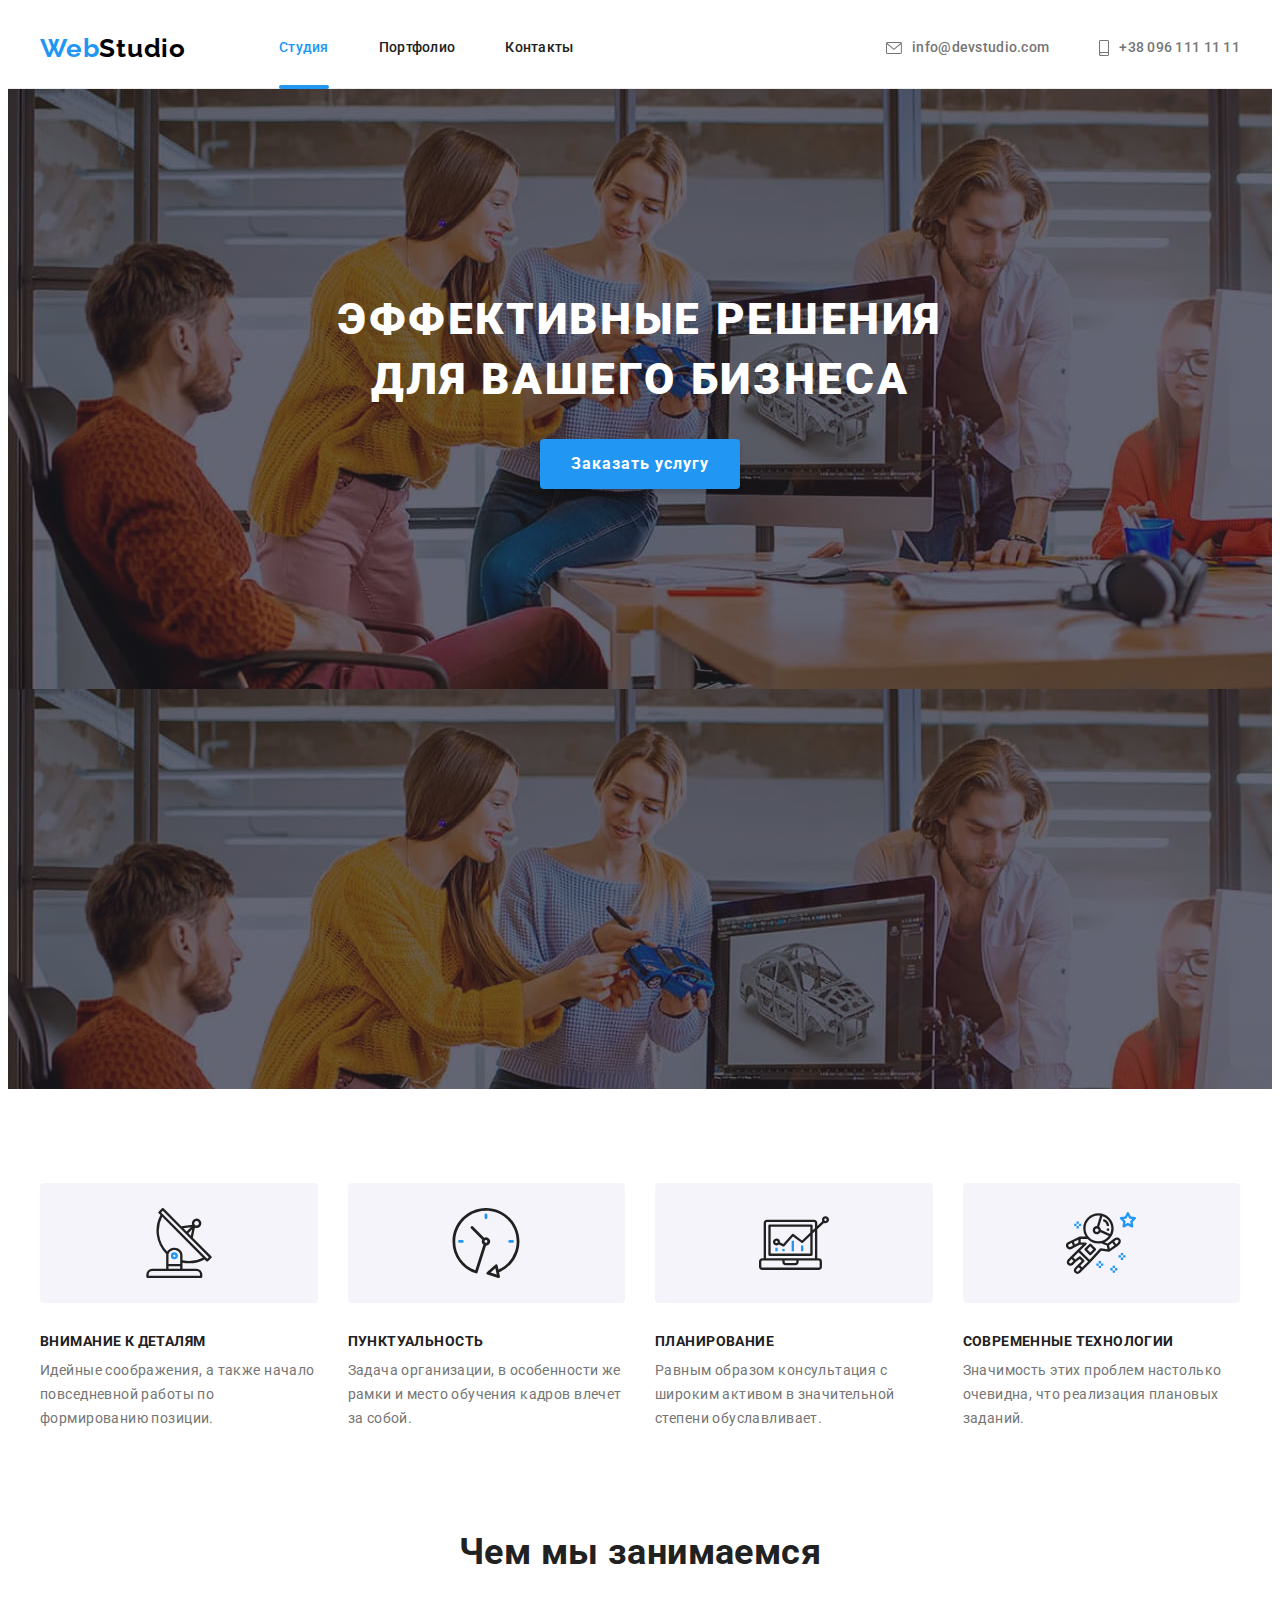
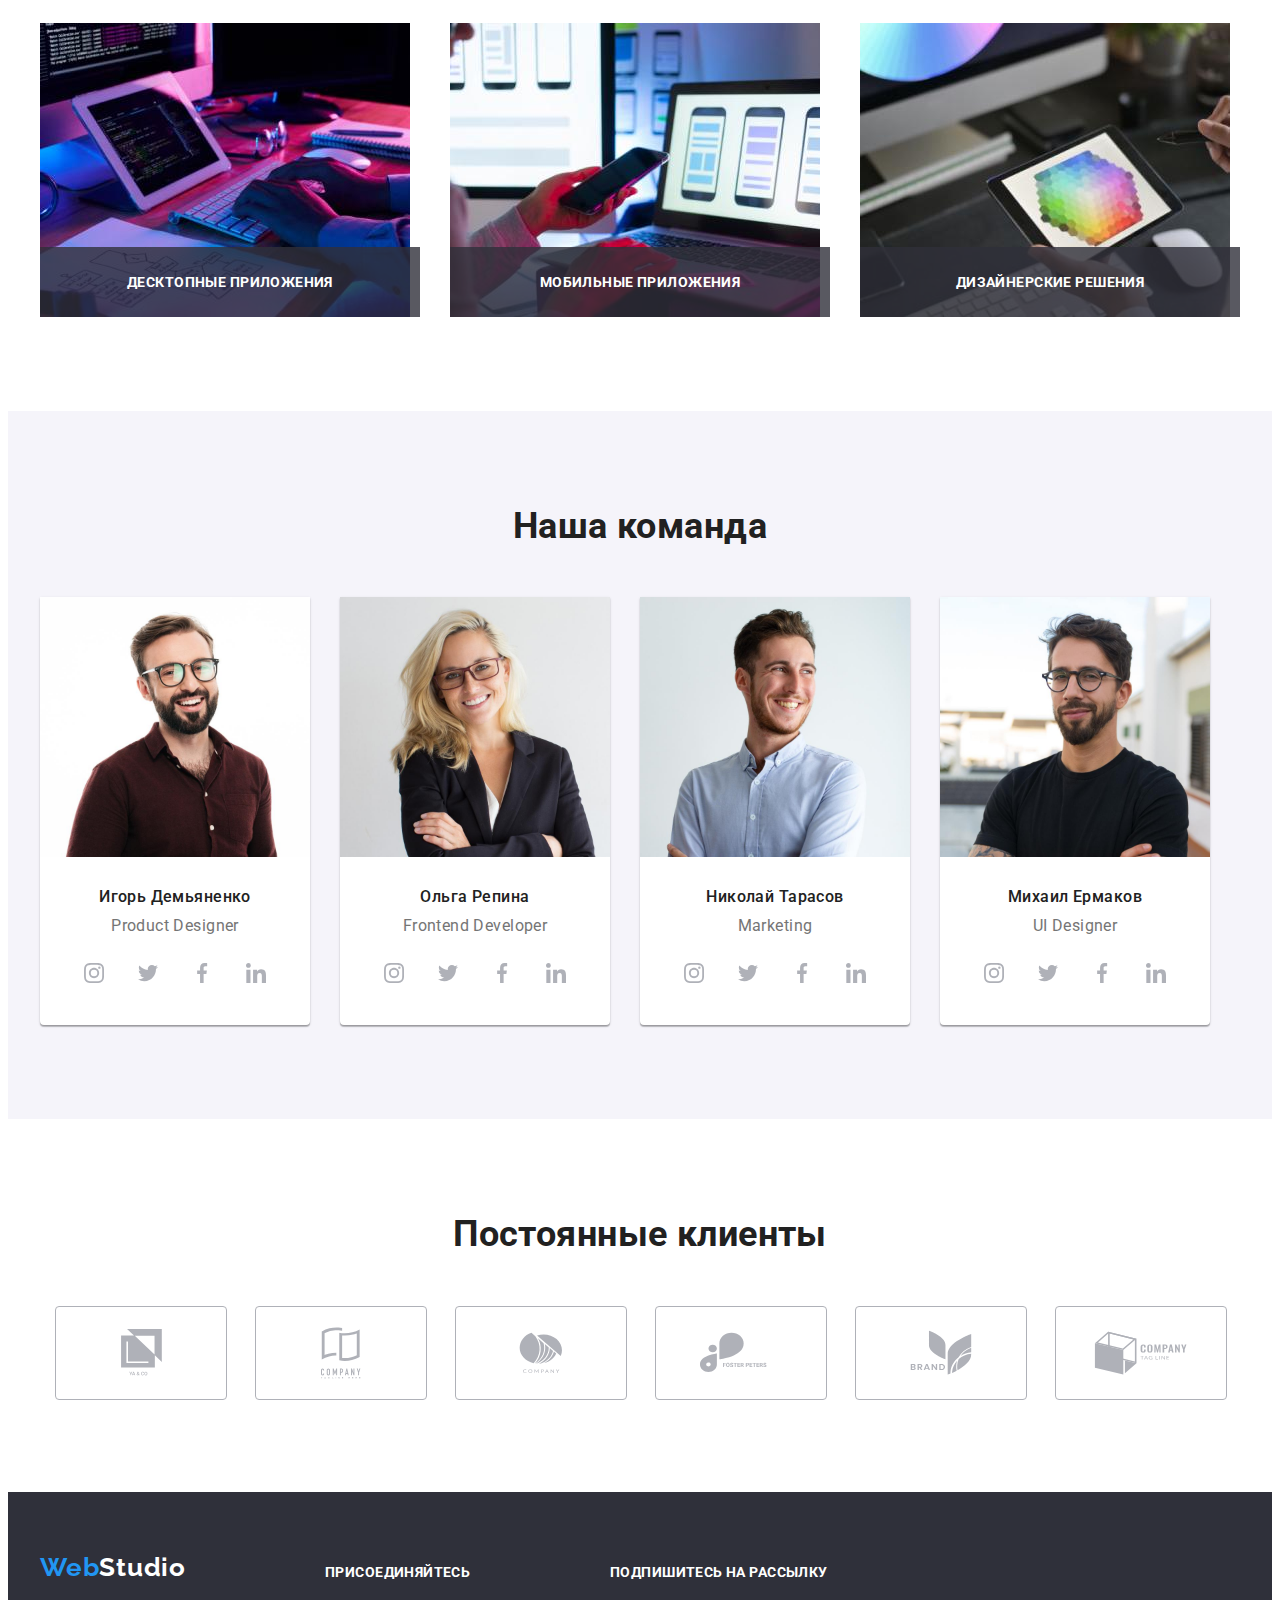
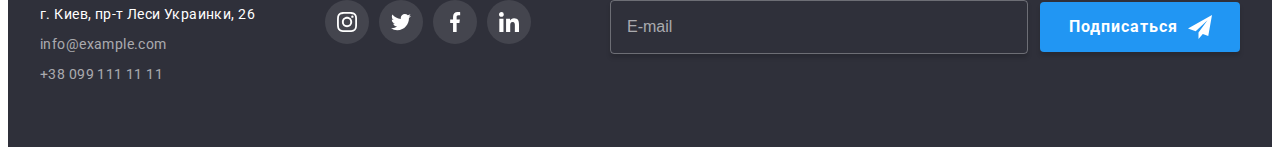
<file: index.html>
<!DOCTYPE html>
<html lang="ru">
  <head>
    <meta charset="UTF-8" />
    <meta http-equiv="X-UA-Compatible" content="IE=edge" />
    <meta name="viewport" content="width=device-width, initial-scale=1.0" />
    <title>WebStudio</title>
    <link rel="preconnect" href="https://fonts.gstatic.com" />
    <link
      href="https://fonts.googleapis.com/css2?family=Raleway:wght@700&family=Roboto:wght@400;500;700;900&display=swap"
      rel="stylesheet"
    />
    <link
      rel="stylesheet"
      href="https://cdnjs.cloudflare.com/ajax/libs/modern-normalize/1.0.0/modern-normalize.min.css"
      integrity="sha512-ISS7cAi1PEhQ8jnbJpJZMd29NlhNj4AWYyLOSp2CE/CsHxTCu+r+t0D2yoJudVrd0/8fTVPUVDzY5Tvli75u/g=="
      crossorigin="anonymous"
      referrerpolicy="no-referrer"
    />
    <link rel="stylesheet" href="./css/styles.css" />
  </head>

  <body>
    <!-- HEADER -->

    <header class="header">
      <div class="container">
        <a class="logo" href="./index.html">Web<span class="logo-text link">Studio</span></a>
        <nav class="site-nav">
          <ul class="list">
            <li class="item"><a href="./index.html" class="link current">Студия</a></li>
            <li class="item"><a href="./portfolio.html" class="link">Портфолио</a></li>
            <li class="item"><a href="#contacts" class="link">Контакты</a></li>
          </ul>
        </nav>

        <ul class="connection list">
          <li class="item">
            <a href="mailto:info@devstudio.com" class="contact link">
              <svg class="icon" width="16" height="12">
                <use href="./images/icons.svg#icon-envelope"></use>
              </svg>
              info@devstudio.com
            </a>
          </li>

          <li class="item">
            <a href="tel+380961111111" class="contact link">
              <svg class="icon" width="10" height="16">
                <use href="./images/icons.svg#icon-smartphone"></use>
              </svg>
              +38 096 111 11 11</a
            >
          </li>
        </ul>
      </div>
    </header>

    <!-- MAIN -->

    <main>
      <!-- Герой (Шапка) -->
      <section class="section hero">
        <div class="container">
          <h1 class="title">
            Эффективные решения <br />
            для вашего бизнеса
          </h1>
          <button type="button" class="button" data-modal-open>Заказать услугу</button>
        </div>
      </section>

      <!-- Особенности -->
      <section class="section feature">
        <div class="container">
          <h2 class="title hide">Особенности</h2>
          <ul class="list">
            <li class="item">
              <div class="thumb">
                <svg width="70" height="70">
                  <use href="./images/icons.svg#icon-antenna"></use>
                </svg>
              </div>
              <h3 class="subtitle">Внимание к деталям</h3>
              <p class="text">
                Идейные соображения, а также начало повседневной работы по формированию позиции.
              </p>
            </li>

            <li class="item">
              <div class="thumb">
                <svg width="70" height="70">
                  <use href="./images/icons.svg#icon-clock"></use>
                </svg>
              </div>
              <h3 class="subtitle">Пунктуальность</h3>
              <p class="text">
                Задача организации, в особенности же рамки и место обучения кадров влечет за собой.
              </p>
            </li>

            <li class="item">
              <div class="thumb">
                <svg class="icon" width="70" height="70">
                  <use href="./images/icons.svg#icon-diagram"></use>
                </svg>
              </div>
              <h3 class="subtitle">Планирование</h3>
              <p class="text">
                Равным образом консультация с широким активом в значительной степени обуславливает.
              </p>
            </li>

            <li class="item">
              <div class="thumb">
                <svg class="icon" width="70" height="70">
                  <use href="./images/icons.svg#icon-astronaut"></use>
                </svg>
              </div>
              <h3 class="subtitle">Современные технологии</h3>
              <p class="text">
                Значимость этих проблем настолько очевидна, что реализация плановых заданий.
              </p>
            </li>
          </ul>
        </div>
      </section>

      <!-- Чем мы занимаемся -->
      <section class="section activity">
        <div class="container">
          <h2 class="title">Чем мы занимаемся</h2>
          <ul class="list">
            <li class="item">
              <a href="" class="link">
                <img
                  class="image"
                  src="./images/image_01.jpg"
                  width="370"
                  alt="Розробник працює над структурою проекту"
                />
                <h3 class="subtitle">Десктопные приложения</h3>
              </a>
            </li>

            <li class="item">
              <a href="" class="link">
                <img
                  class="image"
                  src="./images/image_02.jpg"
                  width="370"
                  alt="Розробник адаптує проект під мобільні пристрої"
                />
                <h3 class="subtitle">Мобильные приложения</h3>
              </a>
            </li>

            <li class="item">
              <a href="" class="link">
                <img
                  class="image"
                  src="./images/image_03.jpg"
                  width="370"
                  alt="Дизайнер працює над айдентикою проекту"
                />
                <h3 class="subtitle">Дизайнерские решения</h3>
              </a>
            </li>
          </ul>
        </div>
      </section>

      <!-- Наша команда -->
      <section class="section team">
        <div class="container">
          <h2 class="title">Наша команда</h2>
          <ul class="list">
            <li class="card">
              <img class="image" src="./images/photo_01.jpg" width="270" alt="Игорь Демьяненко" />
              <div class="card-desc">
                <h3 class="subtitle">Игорь Демьяненко</h3>
                <p lang="en" class="text">Product Designer</p>
                <ul class="list icon-set">
                  <li class="item">
                    <a href="" class="link">
                      <svg class="icon" width="20" height="20">
                        <use href="./images/icons.svg#icon-instagram"></use>
                      </svg>
                    </a>
                  </li>

                  <li class="item">
                    <a href="" class="link">
                      <svg class="icon" width="20" height="20">
                        <use href="./images/icons.svg#icon-twitter"></use>
                      </svg>
                    </a>
                  </li>

                  <li class="item">
                    <a href="" class="link">
                      <svg class="icon" width="20" height="20">
                        <use href="./images/icons.svg#icon-facebook"></use>
                      </svg>
                    </a>
                  </li>

                  <li class="item">
                    <a href="" class="link">
                      <svg class="icon" width="20" height="20">
                        <use href="./images/icons.svg#icon-linkedin"></use>
                      </svg>
                    </a>
                  </li>
                </ul>
              </div>
            </li>

            <li class="card">
              <img class="image" src="./images/photo_02.jpg" width="270" alt="Ольга Репина" />
              <div class="card-desc">
                <h3 class="subtitle">Ольга Репина</h3>
                <p lang="en" class="text">Frontend Developer</p>
                <ul class="list icon-set">
                  <li class="item">
                    <a href="" class="link">
                      <svg class="icon" width="20" height="20">
                        <use href="./images/icons.svg#icon-instagram"></use>
                      </svg>
                    </a>
                  </li>

                  <li class="item">
                    <a href="" class="link">
                      <svg class="icon" width="20" height="20">
                        <use href="./images/icons.svg#icon-twitter"></use>
                      </svg>
                    </a>
                  </li>

                  <li class="item">
                    <a href="" class="link">
                      <svg class="icon" width="20" height="20">
                        <use href="./images/icons.svg#icon-facebook"></use>
                      </svg>
                    </a>
                  </li>

                  <li class="item">
                    <a href="" class="link">
                      <svg class="icon" width="20" height="20">
                        <use href="./images/icons.svg#icon-linkedin"></use>
                      </svg>
                    </a>
                  </li>
                </ul>
              </div>
            </li>

            <li class="card">
              <img class="image" src="./images/photo_03.jpg" width="270" alt="Николай Тарасов" />
              <div class="card-desc">
                <h3 class="subtitle">Николай Тарасов</h3>
                <p lang="en" class="text">Marketing</p>
                <ul class="list icon-set">
                  <li class="item">
                    <a href="" class="link">
                      <svg class="icon" width="20" height="20">
                        <use href="./images/icons.svg#icon-instagram"></use>
                      </svg>
                    </a>
                  </li>

                  <li class="item">
                    <a href="" class="link">
                      <svg class="icon" width="20" height="20">
                        <use href="./images/icons.svg#icon-twitter"></use>
                      </svg>
                    </a>
                  </li>

                  <li class="item">
                    <a href="" class="link">
                      <svg class="icon" width="20" height="20">
                        <use href="./images/icons.svg#icon-facebook"></use>
                      </svg>
                    </a>
                  </li>

                  <li class="item">
                    <a href="" class="link">
                      <svg class="icon" width="20" height="20">
                        <use href="./images/icons.svg#icon-linkedin"></use>
                      </svg>
                    </a>
                  </li>
                </ul>
              </div>
            </li>

            <li class="card">
              <img class="image" src="./images/photo_04.jpg" width="270" alt="Михаил Ермаков" />
              <div class="card-desc">
                <h3 class="subtitle">Михаил Ермаков</h3>
                <p lang="en" class="text">UI Designer</p>
                <ul class="list icon-set">
                  <li class="item">
                    <a href="" class="link">
                      <svg class="icon" width="20" height="20">
                        <use href="./images/icons.svg#icon-instagram"></use>
                      </svg>
                    </a>
                  </li>

                  <li class="item">
                    <a href="" class="link">
                      <svg class="icon" width="20" height="20">
                        <use href="./images/icons.svg#icon-twitter"></use>
                      </svg>
                    </a>
                  </li>

                  <li class="item">
                    <a href="" class="link">
                      <svg class="icon" width="20" height="20">
                        <use href="./images/icons.svg#icon-facebook"></use>
                      </svg>
                    </a>
                  </li>

                  <li class="item">
                    <a href="" class="link">
                      <svg class="icon" width="20" height="20">
                        <use href="./images/icons.svg#icon-linkedin"></use>
                      </svg>
                    </a>
                  </li>
                </ul>
              </div>
            </li>
          </ul>
        </div>
      </section>

      <!-- Постоянные клиенты -->
      <section class="section clients">
        <div class="container">
          <h2 class="title">Постоянные клиенты</h2>
          <ul class="list">
            <li class="item">
              <a href="" class="link">
                <svg class="icon" width="41" height="46.7">
                  <use href="./images/icons.svg#icon-company-a"></use>
                </svg>
              </a>
            </li>

            <li class="item">
              <a href="" class="link">
                <svg class="icon" width="40" height="52">
                  <use href="./images/icons.svg#icon-company-b"></use>
                </svg>
              </a>
            </li>

            <li class="item">
              <a href="" class="link">
                <svg class="icon" width="43.46" height="41.18">
                  <use href="./images/icons.svg#icon-company-c"></use>
                </svg>
              </a>
            </li>

            <li class="item">
              <a href="" class="link">
                <svg class="icon" width="84.44" height="40.62">
                  <use href="./images/icons.svg#icon-company-d"></use>
                </svg>
              </a>
            </li>

            <li class="item">
              <a href="" class="link">
                <svg class="icon" width="62.54" height="45.43">
                  <use href="./images/icons.svg#icon-company-e"></use>
                </svg>
              </a>
            </li>

            <li class="item">
              <a href="" class="link">
                <svg class="icon" width="93.79" height="43.93">
                  <use href="./images/icons.svg#icon-company-f"></use>
                </svg>
              </a>
            </li>
          </ul>
        </div>
      </section>
    </main>

    <!-- FOOTER -->

    <footer id="contacts" class="footer">
      <div class="container">
        <h2 class="title hide">Контакты</h2>
        <address class="address">
          <a class="logo" href="./index.html">Web<span class="logo-text">Studio</span></a>
          <ul class="list">
            <li class="item"><p class="text">г. Киев, пр-т Леси Украинки, 26</p></li>
            <li class="item">
              <a href="mailto:info@example.com" class="contact link">info@example.com</a>
            </li>
            <li class="item">
              <a href="tel:+380991111111" class="contact link">+38 099 111 11 11</a>
            </li>
          </ul>
        </address>

        <div class="follow-us">
          <h3 class="title">Присоединяйтесь</h3>

          <ul class="list icon-set">
            <li class="item">
              <a href="" class="link">
                <svg class="icon" width="20" height="20">
                  <use href="./images/icons.svg#icon-instagram"></use>
                </svg>
              </a>
            </li>

            <li class="item">
              <a href="" class="link">
                <svg class="icon" width="20" height="20">
                  <use href="./images/icons.svg#icon-twitter"></use>
                </svg>
              </a>
            </li>

            <li class="item">
              <a href="" class="link">
                <svg class="icon" width="20" height="20">
                  <use href="./images/icons.svg#icon-facebook"></use>
                </svg>
              </a>
            </li>

            <li class="item">
              <a href="" class="link">
                <svg class="icon" width="20" height="20">
                  <use href="./images/icons.svg#icon-linkedin"></use>
                </svg>
              </a>
            </li>
          </ul>
        </div>

        <form action="#" class="subscribe">
          <label class="title" for="subscribe">Подпишитесь на рассылку</label>
          <div class="form-field">
            <input type="email" class="input" placeholder="E-mail" id="subscribe" />
            <button type="submit" class="button">
              Подписаться
              <svg class="icon" width="24" height="24">
                <use href="./images/icons.svg#icon-send"></use>
              </svg>
            </button>
          </div>
        </form>
      </div>
    </footer>

    <!-- Модальное окно -->

    <div class="backdrop is-hidden" data-modal>
      <form action="#" class="modal">
        <b class="title">Оставьте свои данные, мы вам перезвоним</b>

        <label class="label" for="user-name">Имя</label>
        <div class="form-field">
          <svg class="icon" width="18" height="18">
            <use href="./images/icons.svg#icon-person"></use>
          </svg>
          <input class="input" type="text" id="user-name" name="user-name" required />
        </div>

        <label class="label" for="phone">Телефон</label>
        <div class="form-field">
          <svg class="icon" width="18" height="18">
            <use href="./images/icons.svg#icon-phone"></use>
          </svg>
          <input class="input" type="tel" id="phone" name="tel" required />
        </div>

        <label class="label" for="email">Почта</label>
        <div class="form-field">
          <svg class="icon" width="18" height="18">
            <use href="./images/icons.svg#icon-email"></use>
          </svg>
          <input class="input" type="email" id="email" name="email" required />
        </div>

        <label class="label" for="user-comment">Комментарий</label>
        <div class="form-field">
          <textarea
            class="input text"
            name="user-comment"
            id="user-comment"
            cols="30"
            rows="6"
            placeholder="Введите текст"
          ></textarea>
        </div>

        <div class="contract">
          <label for="signature" class="custom-checkbox">
            <input
              type="checkbox"
              class="checkbox hide"
              id="signature"
              name="terms"
              value="i-agree"
              required
            />
            <svg class="check-icon" width="16" height="15">
              <use href="./images/icons.svg#icon-check"></use>
            </svg>
          </label>
          <span class="text">Соглашаюсь с рассылкой и принимаю</span>
          <a class="link" href="">Условия договора</a>
        </div>

        <button type="submit" class="button">Отправить</button>

        <button class="close-button" data-modal-close>
          <svg class="modal-cross" width="11" height="11">
            <use href="./images/icons.svg#icon-cross"></use>
          </svg>
        </button>
      </form>
    </div>

    <script src="./js/modal.js"></script>
  </body>
</html>
</file>
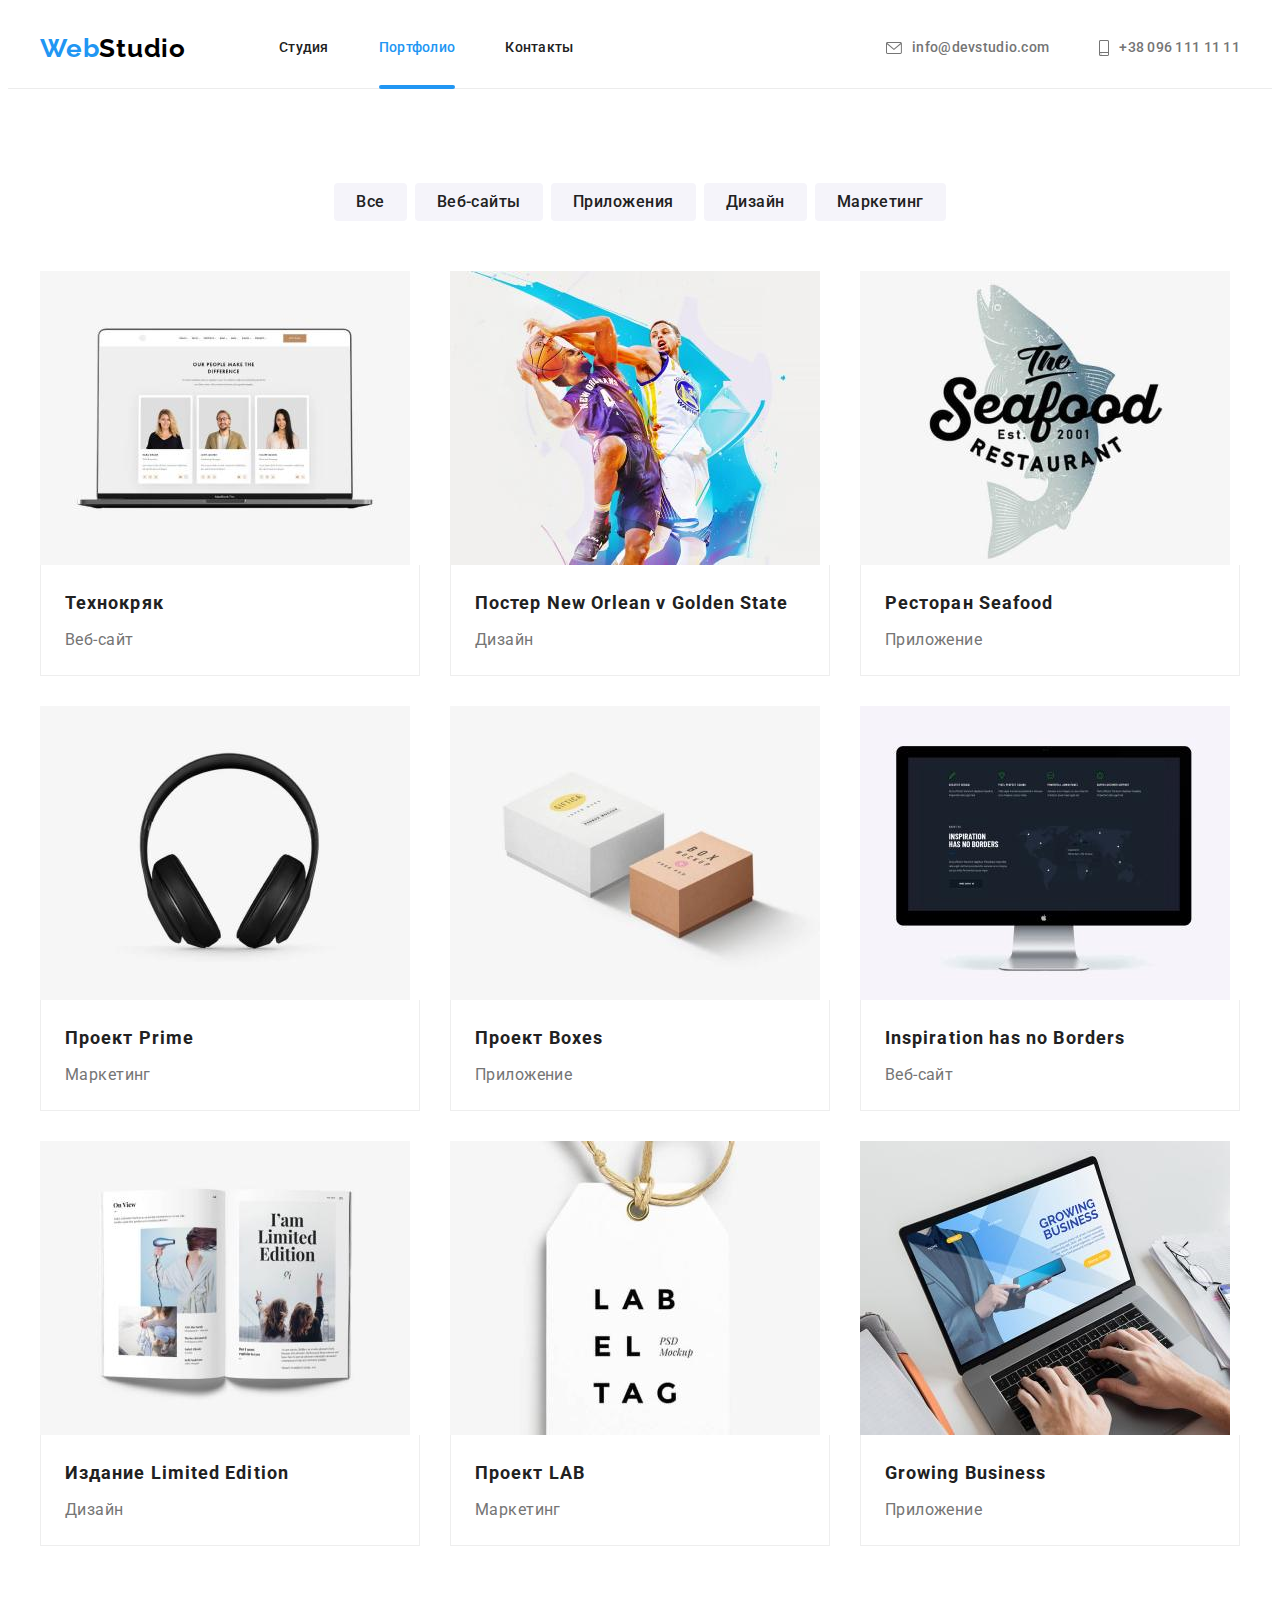
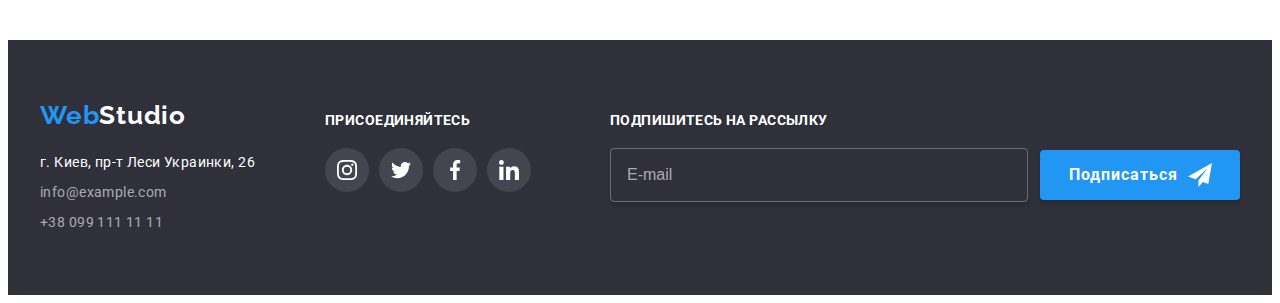
<file: portfolio.html>
<!DOCTYPE html>
<html lang="ru">
  <head>
    <meta charset="UTF-8" />
    <meta http-equiv="X-UA-Compatible" content="IE=edge" />
    <meta name="viewport" content="width=device-width, initial-scale=1.0" />
    <title>WebStudio</title>
    <link rel="preconnect" href="https://fonts.gstatic.com" />
    <link
      href="https://fonts.googleapis.com/css2?family=Raleway:wght@700&family=Roboto:wght@400;500;700;900&display=swap"
      rel="stylesheet"
    />
    <link
      rel="stylesheet"
      href="https://cdnjs.cloudflare.com/ajax/libs/modern-normalize/1.0.0/modern-normalize.min.css"
      integrity="sha512-ISS7cAi1PEhQ8jnbJpJZMd29NlhNj4AWYyLOSp2CE/CsHxTCu+r+t0D2yoJudVrd0/8fTVPUVDzY5Tvli75u/g=="
      crossorigin="anonymous"
      referrerpolicy="no-referrer"
    />
    <link rel="stylesheet" href="./css/styles.css" />
  </head>
  <body>
    <!-- PORTFOLIO HEADER -->

    <header class="header">
      <div class="container">
        <a class="logo" href="./index.html">Web<span class="logo-text link">Studio</span></a>
        <nav class="site-nav">
          <ul class="list">
            <li class="item"><a href="./index.html" class="link">Студия</a></li>
            <li class="item"><a href="./portfolio.html" class="link current">Портфолио</a></li>
            <li class="item"><a href="#contacts" class="link">Контакты</a></li>
          </ul>
        </nav>

        <ul class="connection list">
          <li class="item">
            <a href="mailto:info@devstudio.com" class="contact link">
              <svg class="icon" width="16" height="12">
                <use href="./images/icons.svg#icon-envelope"></use>
              </svg>
              info@devstudio.com
            </a>
          </li>

          <li class="item">
            <a href="tel+380961111111" class="contact link">
              <svg class="icon" width="10" height="16">
                <use href="./images/icons.svg#icon-smartphone"></use>
              </svg>
              +38 096 111 11 11</a
            >
          </li>
        </ul>
      </div>
    </header>

    <!-- PORTFOLIIO MAIN -->

    <main>
      <section class="section portfolio">
        <div class="container">
          <h1 class="title hide">Нашы проекты</h1>
          <!-- Фильтр -->

          <ul class="filter list">
            <li class="item"><button type="button" class="filter-button">Все</button></li>
            <li class="item"><button type="button" class="filter-button">Веб-сайты</button></li>
            <li class="item"><button type="button" class="filter-button">Приложения</button></li>
            <li class="item"><button type="button" class="filter-button">Дизайн</button></li>
            <li class="item"><button type="button" class="filter-button">Маркетинг</button></li>
          </ul>

          <!-- Портфолио -->

          <ul class="cardset list">
            <li class="card">
              <a href="#" class="card-link link">
                <div class="card-thumb">
                  <img
                    class="image"
                    src="./images/picture_01.jpg"
                    width="370"
                    alt="Члени команди розробників."
                  />
                  <div class="overlay">
                    <p class="text over">
                      Технокряк это современная площадка распространения коронавируса. Компании
                      используют эту платформу для цифрового шпионажа и атак на защищённые сервера
                      конкурентов.
                    </p>
                  </div>
                </div>
                <div class="card-desc">
                  <h2 class="title">Технокряк</h2>
                  <p class="text">Веб-сайт</p>
                </div>
              </a>
            </li>

            <li class="card">
              <a href="#" class="card-link link">
                <div class="card-thumb">
                  <img
                    class="image"
                    src="./images/picture_02.jpg"
                    width="370"
                    alt="НБА. Боротьба Стефа Каррі і Веса Івунду"
                  />
                  <div class="overlay">
                    <p class="text over">
                      Lorem ipsum dolor sit amet consectetur adipisicing elit. Sed eligendi,
                      similique iusto perspiciatis nobis qui.
                    </p>
                  </div>
                </div>
                <div class="card-desc">
                  <h2 class="title">Постер New Orlean v Golden State</h2>
                  <p class="text">Дизайн</p>
                </div>
              </a>
            </li>

            <li class="card">
              <a href="#" class="card-link link">
                <div class="card-thumb">
                  <img
                    class="image"
                    src="./images/picture_03.jpg"
                    width="370"
                    alt="Риба. Логотип ресторану"
                  />
                  <div class="overlay">
                    <p class="text over">
                      Lorem ipsum dolor sit amet consectetur, adipisicing elit. Tempore sed
                      veritatis necessitatibus illo quisquam rem tempora ea velit in exercitationem.
                    </p>
                  </div>
                </div>
                <div class="card-desc">
                  <h2 class="title">Ресторан Seafood</h2>
                  <p class="text">Приложение</p>
                </div>
              </a>
            </li>

            <li class="card">
              <a href="#" class="card-link link">
                <div class="card-thumb">
                  <img
                    class="image"
                    src="./images/picture_04.jpg"
                    width="370"
                    alt="Бездротові навушники"
                  />
                  <div class="overlay">
                    <p class="text over">
                      Lorem ipsum dolor sit amet consectetur adipisicing elit. Ad placeat
                      perspiciatis non rerum, alias excepturi autem.
                    </p>
                  </div>
                </div>
                <div class="card-desc">
                  <h2 class="title">Проект Prime</h2>
                  <p class="text">Маркетинг</p>
                </div>
              </a>
            </li>

            <li class="card">
              <a href="#" class="card-link link">
                <div class="card-thumb">
                  <img
                    class="image"
                    src="./images/picture_05.jpg"
                    width="370"
                    alt="Стильні коробки"
                  />
                  <div class="overlay">
                    <p class="text over">
                      Lorem ipsum dolor sit amet consectetur adipisicing elit. Quisquam laboriosam
                      quidem illum culpa amet ullam impedit in rem quia distinctio odit voluptatem
                      quos, earum ipsam nesciunt doloremque repellat aspernatur provident.
                    </p>
                  </div>
                </div>
                <div class="card-desc">
                  <h2 class="title">Проект Boxes</h2>
                  <p class="text">Приложение</p>
                </div>
              </a>
            </li>

            <li class="card">
              <a href="#" class="card-link link">
                <div class="card-thumb">
                  <img
                    class="image"
                    src="./images/picture_06.jpg"
                    width="370"
                    alt="Монітор з відкритою сторінкою сайту клієнта"
                  />
                  <div class="overlay">
                    <p class="text over">
                      Lorem ipsum dolor sit amet consectetur adipisicing elit. Corporis suscipit
                      nisi maiores dignissimos commodi ad? Eveniet tenetur nihil ullam. Perferendis?
                    </p>
                  </div>
                </div>
                <div class="card-desc">
                  <h2 class="title">Inspiration has no Borders</h2>
                  <p class="text">Веб-сайт</p>
                </div>
              </a>
            </li>

            <li class="card">
              <a href="#" class="card-link link">
                <div class="card-thumb">
                  <img
                    class="image"
                    src="./images/picture_07.jpg"
                    width="370"
                    alt="Відкрита книга з ілюстраціями"
                  />
                  <div class="overlay">
                    <p class="text over">
                      Lorem ipsum dolor sit amet consectetur adipisicing elit. Iure deleniti porro
                      doloribus, sequi rerum sapiente non nihil.
                    </p>
                  </div>
                </div>
                <div class="card-desc">
                  <h2 class="title">Издание Limited Edition</h2>
                  <p class="text">Дизайн</p>
                </div>
              </a>
            </li>

            <li class="card">
              <a href="#" class="card-link link">
                <div class="card-thumb">
                  <img
                    class="image"
                    src="./images/picture_08.jpg"
                    width="370"
                    alt="Сувенірна айдентика клієнта"
                  />
                  <div class="overlay">
                    <p class="text over">
                      Lorem, ipsum dolor sit amet consectetur adipisicing elit. Unde voluptas
                      ducimus cum quidem provident modi maiores corrupti error!
                    </p>
                  </div>
                </div>
                <div class="card-desc">
                  <h2 class="title">Проект LAB</h2>
                  <p class="text">Маркетинг</p>
                </div>
              </a>
            </li>

            <li class="card">
              <a href="#" class="card-link link">
                <div class="card-thumb">
                  <img
                    class="image"
                    src="./images/picture_09.jpg"
                    width="370"
                    alt="Ноутбук з відкритим додатком клієнта"
                  />
                  <div class="overlay">
                    <p class="text over">
                      Lorem, ipsum dolor sit amet consectetur adipisicing elit. Nihil eligendi
                      provident officiis!
                    </p>
                  </div>
                </div>
                <div class="card-desc">
                  <h2 class="title">Growing Business</h2>
                  <p class="text">Приложение</p>
                </div>
              </a>
            </li>
          </ul>
        </div>
      </section>
    </main>

    <!-- PORTFOLIO FOOTER -->

    <footer id="contacts" class="footer">
      <div class="container">
        <h2 class="title hide">Контакты</h2>
        <address class="address">
          <a class="logo" href="./index.html">Web<span class="logo-text">Studio</span></a>
          <ul class="list">
            <li class="item"><p class="text">г. Киев, пр-т Леси Украинки, 26</p></li>
            <li class="item">
              <a href="mailto:info@example.com" class="contact link">info@example.com</a>
            </li>
            <li class="item">
              <a href="tel:+380991111111" class="contact link">+38 099 111 11 11</a>
            </li>
          </ul>
        </address>

        <div class="follow-us">
          <h3 class="title">Присоединяйтесь</h3>

          <ul class="list icon-set">
            <li class="item">
              <a href="" class="link">
                <svg class="icon" width="20" height="20">
                  <use href="./images/icons.svg#icon-instagram"></use>
                </svg>
              </a>
            </li>

            <li class="item">
              <a href="" class="link">
                <svg class="icon" width="20" height="20">
                  <use href="./images/icons.svg#icon-twitter"></use>
                </svg>
              </a>
            </li>

            <li class="item">
              <a href="" class="link">
                <svg class="icon" width="20" height="20">
                  <use href="./images/icons.svg#icon-facebook"></use>
                </svg>
              </a>
            </li>

            <li class="item">
              <a href="" class="link">
                <svg class="icon" width="20" height="20">
                  <use href="./images/icons.svg#icon-linkedin"></use>
                </svg>
              </a>
            </li>
          </ul>
        </div>

        <form action="#" class="subscribe">
          <label class="title" for="subscribe">Подпишитесь на рассылку</label>
          <div class="form-field">
            <input type="email" class="input" placeholder="E-mail" id="subscribe" />
            <button type="submit" class="button">
              Подписаться
              <svg class="icon" width="24" height="24">
                <use href="./images/icons.svg#icon-send"></use>
              </svg>
            </button>
          </div>
        </form>
      </div>
    </footer>
  </body>
</html>
</file>
<file: css/styles.css>
/* Палітра */

:root {
  --text-color: #757575;
  --title-text-color: #212121;
  --white-text-color: #ffffff;
  --black-text-color: #000000;
  --accent-color: #2196f3;
  --primary-bg-color: #ffffff;
  --secondary-bg-color: #2f303a;
  --alt-bg-color: #f5f4fa;
  --header-border-color: #ececec;
  --card-border-color: #eeeeee;
  --button-hover: #188ce8;
  --icon-first-color: #afb1b8;
  --button-shadow: 0px 4px 4px rgba(0, 0, 0, 0.15);
  --form-border-color: rgba(33, 33, 33, 0.2);

  --primary-bezier: cubic-bezier(0.4, 0, 0.2, 1);
  --action-primary-duration: 250ms;
}

/* Загальні */

body {
  font-family: 'Roboto', sans-serif;
  background-color: var(--primary-bg-color);
  color: var(--title-text-color);
  font-size: 14px;
  font-weight: 400;
  letter-spacing: 0.03em;
}

.container {
  width: 1200px;
  padding-left: 15px;
  padding-right: 15px;
  margin-left: auto;
  margin-right: auto;
}

.section {
  padding-top: 94px;
  padding-bottom: 94px;
}

.link {
  text-decoration: none;
  color: inherit;
}

.list {
  list-style: none;
  margin: 0;
  padding: 0;
}

.button {
  display: flex;
  align-items: center;
  justify-content: center;
  margin-left: auto;
  margin-right: auto;

  width: 200px;
  height: 50px;
  border: none;
  border-radius: 4px;

  font-family: inherit;
  font-weight: 700;
  font-size: 16px;
  line-height: 1.875;
  letter-spacing: 0.06em;

  cursor: pointer;
  color: var(--white-text-color);
  background-color: var(--accent-color);
  box-shadow: 0px 4px 4px rgba(0, 0, 0, 0.15);

  transition-property: background-color;
  transition-duration: var(--action-primary-duration);
  transition-timing-function: var(--primary-bezier);
}

.button:hover,
.button:focus {
  background-color: var(--button-hover);
}

.title,
.subtitle {
  font-size: 36px;
  line-height: 1.172;
  margin: 0;
  padding: 0;
}

.text {
  margin: 0;
  padding: 0;

  color: var(--text-color);
}

.image {
  display: block;
}

.hide {
  position: absolute;
  width: 1px;
  height: 1px;
  margin: -1px;
  border: 0;
  padding: 0;

  white-space: nowrap;
  clip-path: inset(100%);
  clip: rect(0 0 0 0);
  overflow: hidden;
}

.icon,
.check-icon,
.modal-cross {
  fill: currentColor;
}

/*** ХЕДЕР ***/

.header {
  border-bottom: 1px solid var(--header-border-color);
}

.header .container {
  display: flex;
  align-items: center;
  padding-top: 0px;
  padding-bottom: 0px;
}

/* Лого */

.logo {
  display: block;

  font-family: 'Raleway';
  text-decoration: none;
  color: var(--accent-color);
  font-size: 26px;
  line-height: 1.192;
  font-weight: 700;
  letter-spacing: 0.03em;
}

.header .logo-text {
  color: var(--black-text-color);
}

/* Навігація + Контакти*/

.site-nav {
  margin-left: 93px;
}

.site-nav > .list {
  display: flex;
}
.connection,
.connection .item {
  display: flex;
  margin-left: auto;
}

.header .item + .item {
  margin-left: 50px;
}

.site-nav .link,
.connection .link {
  display: block;
  padding-top: 32px;
  padding-bottom: 32px;

  position: relative;
  transition-property: color;
  transition-duration: var(--action-primary-duration);
  transition-timing-function: var(--primary-bezier) 0;

  font-weight: 500;
  line-height: 1.14;
  letter-spacing: 0.02em;
}

.site-nav .link:hover,
.site-nav .link:focus {
  color: var(--accent-color);
}

.link.current {
  color: var(--accent-color);
}

.current::after {
  content: '';
  display: block;

  position: absolute;
  bottom: -1px;

  width: 100%;
  height: 4px;
  background-color: var(--accent-color);
  border-radius: 2px;

  animation-name: fade-in;
  animation-duration: var(--action-primary-duration);
  animation-timing-function: var(--primary-bezier);
}

@keyframes fade-in {
  0% {
    opacity: 0;
  }
  100% {
    opacity: 1;
  }
}

.header .contact {
  display: flex;
  align-items: center;

  color: var(--text-color);
  font-weight: 500;
  font-size: 14px;
  line-height: 1.14;
  letter-spacing: 0.02em;
}

.connection .icon {
  margin-right: 10px;
}

.header .contact:hover,
.header .contact:focus {
  color: var(--accent-color);
}

/*** МЕЙН ***/

/** Герой **/

.section.hero {
  padding-top: 200px;
  padding-bottom: 200px;
  margin-left: auto;
  margin-right: auto;
  text-align: center;

  background-image: linear-gradient(rgba(47, 48, 58, 0.4), rgba(47, 48, 58, 0.4)),
    url(../images/bg-team-working.jpg);
  max-width: 1600px;
  height: 600px;
}

.hero .title {
  margin-bottom: 30px;

  color: var(--white-text-color);
  font-weight: 900;
  font-size: 44px;
  line-height: 1.364;
  text-align: center;
  letter-spacing: 0.06em;
  text-transform: uppercase;
}

/* Наші особливості */

.feature .list {
  display: flex;
}

.feature .item {
  display: block;
  flex-basis: calc(100% / 4);
}

.feature .item + .item {
  margin-left: 30px;
}

.feature .thumb {
  display: flex;
  width: 100%;
  height: 120px;
  margin-bottom: 30px;

  justify-content: center;
  align-items: center;

  background-color: var(--alt-bg-color);
  border-radius: 4px;
}

.feature .subtitle,
.activity .subtitle,
.footer .title {
  font-size: 14px;
  font-weight: 700;
  line-height: 1.143;
  text-transform: uppercase;
  margin-bottom: 10px;
}

.feature .text {
  line-height: 1.714;
  padding-bottom: 6px;
}

/* Чим ми займаємось */

.section.activity {
  padding-top: 0px;
  text-align: center;
}

.activity .title,
.team .title,
.clients .title {
  margin-bottom: 50px;
}

.activity .list {
  display: flex;
}

.activity .item + .item {
  margin-left: 30px;
}

.activity .item {
  position: relative;

  flex-basis: calc(100% / 3);
}

.activity .subtitle {
  position: absolute;
  bottom: 0px;
  padding-top: 27px;
  padding-bottom: 27px;
  margin-bottom: 0px;
  width: 100%;

  color: var(--white-text-color);
  background-color: rgba(47, 48, 58, 0.8);
}

/* Команда */

.team {
  background-color: var(--alt-bg-color);
  text-align: center;
}

.team .list,
.clients .list {
  display: flex;
}

.team .card + .card {
  margin-left: 30px;
}

.team .card {
  flex-basis: calc (100% /4);
  background-color: var(--primary-bg-color);
  border-radius: 0px 0px 4px 4px;
  box-shadow: 0px 1px 3px rgba(0, 0, 0, 0.12), 0px 1px 1px rgba(0, 0, 0, 0.14),
    0px 2px 1px rgba(0, 0, 0, 0.2);
}

.team .card-desc {
  padding-top: 30px;
  padding-bottom: 30px;
}

.team .subtitle {
  margin-bottom: 10px;

  font-weight: 500;
  font-size: 16px;
  line-height: 1.19;
}

.team .text {
  margin-bottom: 16px;

  font-size: 16px;
  line-height: 1.19;
}

.icon-set {
  display: flex;
  justify-content: center;
}

.team .icon-set {
  color: var(--icon-first-color);
}

.icon-set > .item {
  display: flex;
  width: 44px;
  height: 44px;
}

.icon-set .link {
  display: flex;
  align-items: center;
  justify-content: center;
  width: 100%;
  height: 100%;
  border-radius: 50%;

  transition-property: color, background-color;
  transition-duration: var(--action-primary-duration);
  transition-timing-function: var(--primary-bezier);
}

.icon-set > .item + .item {
  margin-left: 10px;
}

.icon-set .link:hover,
.icon-set .link:focus {
  color: var(--white-text-color);
  background-color: var(--accent-color);
}

/* Клієнти */

.clients {
  text-align: center;
}

.clients .item {
  width: 170px;
  height: 92px;
}

.clients .item + .item {
  margin-left: 30px;
}

.clients .link {
  display: flex;
  width: 100%;
  height: 100%;

  align-items: center;
  justify-content: center;

  color: var(--icon-first-color);
  border: 1px solid var(--icon-first-color);
  border-radius: 4px;

  transition-property: color, border-color;
  transition-duration: var(--action-primary-duration);
  transition-timing-function: var(--primary-bezier);
}

.clients .link:hover,
.clients .link:focus {
  color: var(--accent-color);
  border-color: var(--accent-color);
}

.clients .list {
  display: flex;
  align-items: center;
  justify-content: center;
}

/* Портфоліо */

/* Фільтр */

.filter.list {
  display: flex;
  justify-content: center;
  margin-bottom: 50px;
}

.filter .item + .item {
  margin-left: 8px;
}

.portfolio .filter-button {
  display: block;
  padding-top: 6px;
  padding-bottom: 6px;
  padding-left: 22px;
  padding-right: 22px;
  border: none;
  border-radius: 4px;

  font-family: inherit;
  font-weight: 500;
  font-size: 16px;
  line-height: 1.625;
  letter-spacing: 0.03em;

  cursor: pointer;
  color: var(--title-text-color);
  background-color: var(--alt-bg-color);

  transition-property: color, background-color, box-shadow;
  transition-duration: var(--action-primary-duration);
  transition-timing-function: var(--primary-bezier);
}
.portfolio .filter-button:hover,
.portfolio .filter-button:focus {
  color: var(--white-text-color);
  background-color: var(--accent-color);

  box-shadow: 0px 3px 1px rgba(0, 0, 0, 0.1), 0px 1px 2px rgba(0, 0, 0, 0.08),
    0px 2px 2px rgba(0, 0, 0, 0.12);
}

/* Галерея проектів */

.cardset.list {
  display: flex;
  flex-wrap: wrap;
  margin-left: -30px;
  margin-top: -30px;
}

.portfolio .card {
  display: block;
  flex-basis: calc(100% / 3 - 30px);
  margin-left: 30px;
  margin-top: 30px;
}

.portfolio .card-desc {
  padding-top: 20px;
  padding-bottom: 20px;
  padding-left: 24px;
  padding-right: 24px;

  border-width: 0px 1px 1px;
  border-style: solid;
  border-color: var(--card-border-color);
}

.portfolio .title {
  padding-bottom: 4px;

  font-weight: 700;
  font-size: 18px;
  line-height: 2;
  letter-spacing: 0.06em;
}

.portfolio .text {
  font-size: 16px;
  line-height: 1.875;
}

.card-link {
  display: block;
  width: 100%;
  height: 100%;
}

.card-link:hover,
.card-link:focus {
  box-shadow: 0px 1px 1px rgba(0, 0, 0, 0.12), 0px 4px 4px rgba(0, 0, 0, 0.06),
    1px 4px 6px rgba(0, 0, 0, 0.16);
}

.card-thumb {
  position: relative;
  overflow: hidden;
  width: 370px;
  height: 294px;
}

.portfolio .overlay {
  position: absolute;
  bottom: 0px;
  left: 0px;

  display: flex;
  width: 100%;
  height: 100%;

  align-items: center;
  padding-left: 24px;
  padding-right: 24px;
  background-color: rgba(33, 150, 243, 0.9);

  transform: translateY(101%);
  transition-property: transform;
  transition-duration: var(--action-primary-duration);
  transition-timing-function: var(--primary-bezier);
}

.text.over {
  font-size: 18px;
  line-height: 1.56;
  color: var(--white-text-color);
}

.card-link:hover .overlay,
.card-link:focus .overlay {
  transform: translateY(0);
}

/*** ФУТЕР ***/

.footer {
  background-color: var(--secondary-bg-color);
}

.footer .container {
  display: flex;
}

.address {
  font-style: normal;
  padding-top: 60px;
  padding-bottom: 60px;
}

.footer .logo {
  margin-bottom: 20px;
}

.footer .logo-text {
  color: var(--white-text-color);
}

.footer .list {
  line-height: 1.714;
}

.footer .text {
  color: var(--white-text-color);
}

.footer .item:not(:last-child) {
  margin-bottom: 6px;
}

.footer .contact {
  color: rgba(255, 255, 255, 0.6);

  transition-property: color;
  transition-duration: var(--action-primary-duration);
  transition-timing-function: var(--primary-bezier);
}

.footer .contact:hover,
.footer .contact:focus {
  color: var(--accent-color);
}

.follow-us {
  margin-left: 70px;
  padding-top: 72px;
}

.subscribe > .title,
.follow-us > .title {
  display: block;
  margin-bottom: 20px;
  color: var(--white-text-color);
}

.follow-us .icon-set {
  color: var(--white-text-color);
}

.follow-us .link {
  background: rgba(255, 255, 255, 0.1);
}

.subscribe {
  margin-top: 72px;
  margin-left: auto;
}

.subscribe .input {
  width: 358px;
  height: 50px;
  padding-left: 16px;
  margin-right: 12px;

  font-size: 16px;
  line-height: 1.25;
  color: var(--white-text-color);
  border: 1px solid rgba(255, 255, 255, 0.3);
  outline-color: transparent;
  box-shadow: 0px 4px 4px rgba(0, 0, 0, 0.15);

  transition-property: border, outline-color;
  transition-duration: var(--action-primary-duration);
  transition-timing-function: var(--primary-bezier);
}

.subscribe .input:focus {
  outline-color: rgba(255, 255, 255, 0.6);
}

.subscribe .input:hover {
  border: 1px solid var(--accent-color);
}

.subscribe .input::placeholder {
  font-size: 16px;
  line-height: 1.25;
  color: rgba(255, 255, 255, 0.6);
}

.footer .button {
  justify-content: flex-end;
  padding-right: 28px;
}

.subscribe .icon {
  margin-left: 10px;
}

/* Модальне вікно */

.backdrop {
  position: fixed;
  left: 0;
  top: 0;

  width: 100vw;
  height: 100vh;

  opacity: 1;
  visibility: visible;

  background-color: rgba(0, 0, 0, 0.2);

  transition-property: opacity, visibility;
  transition-duration: var(--action-primary-duration);
  transition-timing-function: var(--primary-bezier);
}

.is-hidden {
  opacity: 0;
  visibility: hidden;
  pointer-events: none;
}

.backdrop.is-hidden .modal {
  transform: translate(-50%, -50%) scale(0.95);
}

.modal {
  position: absolute;
  left: 50%;
  top: 50%;

  min-width: 528px;
  min-height: 581px;
  transform: translate(-50%, -50%) scale(1);
  padding: 40px;

  transition-property: transform;
  transition-duration: var(--action-primary-duration);
  transition-timing-function: var(--primary-bezier);

  background-color: var(--primary-bg-color);
  border-radius: 4px;
  box-shadow: 0px 1px 3px rgba(0, 0, 0, 0.12), 0px 1px 1px rgba(0, 0, 0, 0.14),
    0px 2px 1px rgba(0, 0, 0, 0.2);
}

.close-button {
  position: absolute;
  top: 8px;
  right: 8px;

  display: flex;
  align-items: center;
  justify-content: center;
  border-radius: 50%;

  width: 30px;
  height: 30px;

  cursor: pointer;
  background-color: transparent;
  border: 1px solid rgba(0, 0, 0, 0.1);
}

.modal-cross {
  color: var(--black-text-color);

  transition-property: color;
  transition-duration: var(--action-primary-duration);
  transition-timing-function: var(--primary-bezier);
}

.modal .close-button:hover .modal-cross,
.modal .close-button:focus .modal-cross {
  color: var(--accent-color);
}

.modal .title {
  display: block;
  margin-bottom: 12px;

  font-size: 20px;
  line-height: 1.15;
  text-align: center;
}

.label {
  display: inline-block;
  margin-bottom: 4px;

  font-size: 12px;
  line-height: 1.167;
  letter-spacing: 0.01em;
  color: var(--text-color);
}

.form-field {
  position: relative;
  display: flex;
  align-items: center;
  margin-bottom: 10px;
}

.modal .icon {
  position: absolute;
  left: 12px;
  color: var(--title-text-color);
  pointer-events: none;

  transition-property: color;
  transition-duration: var(--action-primary-duration);
  transition-timing-function: var(--primary-bezier);
}

.form-field:focus-within .icon,
.form-field:hover .icon,
.label:hover + .form-field > .icon {
  color: var(--accent-color);
}

.input {
  display: block;
  width: 100%;
  min-height: 40px;
  padding-left: 42px;
  padding-right: 42px;

  background-color: transparent;
  border: 1px solid var(--form-border-color);
  border-radius: 4px;
  outline-color: transparent;
  cursor: pointer;

  transition-property: border, outline-color;
  transition-duration: var(--action-primary-duration);
  transition-timing-function: var(--primary-bezier);
}

.input.text {
  padding: 11px 16px;
  resize: none;
  margin-bottom: 20px;

  letter-spacing: 0.01em;
}

.input.text::placeholder {
  color: rgba(117, 117, 117, 0.5);
}

.input:hover {
  border: 1px solid var(--accent-color);
}

.input:focus {
  outline-color: var(--accent-color);
}

.contract {
  display: flex;
  align-items: center;
  justify-content: center;
  margin-bottom: 30px;
}

.check-icon {
  color: transparent;
  border: 2px solid var(--title-text-color);
  border-radius: 2px;
  cursor: pointer;

  transition-property: color, background-color, border;
  transition-duration: var(--action-primary-duration);
  transition-timing-function: var(--primary-bezier);
}

.checkbox:checked + .check-icon {
  color: var(--white-text-color);
  background-color: var(--accent-color);
  border: none;
}

.checkbox:focus + .check-icon,
.checkbox:hover + .check-icon {
  border-color: var(--accent-color);
}

.custom-checkbox {
  display: flex;
  align-items: center;
  margin-right: 8px;
}

.contract .text {
  margin-right: 0.25em;
  line-height: 1.714;
}

.contract .link {
  line-height: 1.714;
  color: var(--accent-color);
  text-decoration-line: underline;
}
</file>
